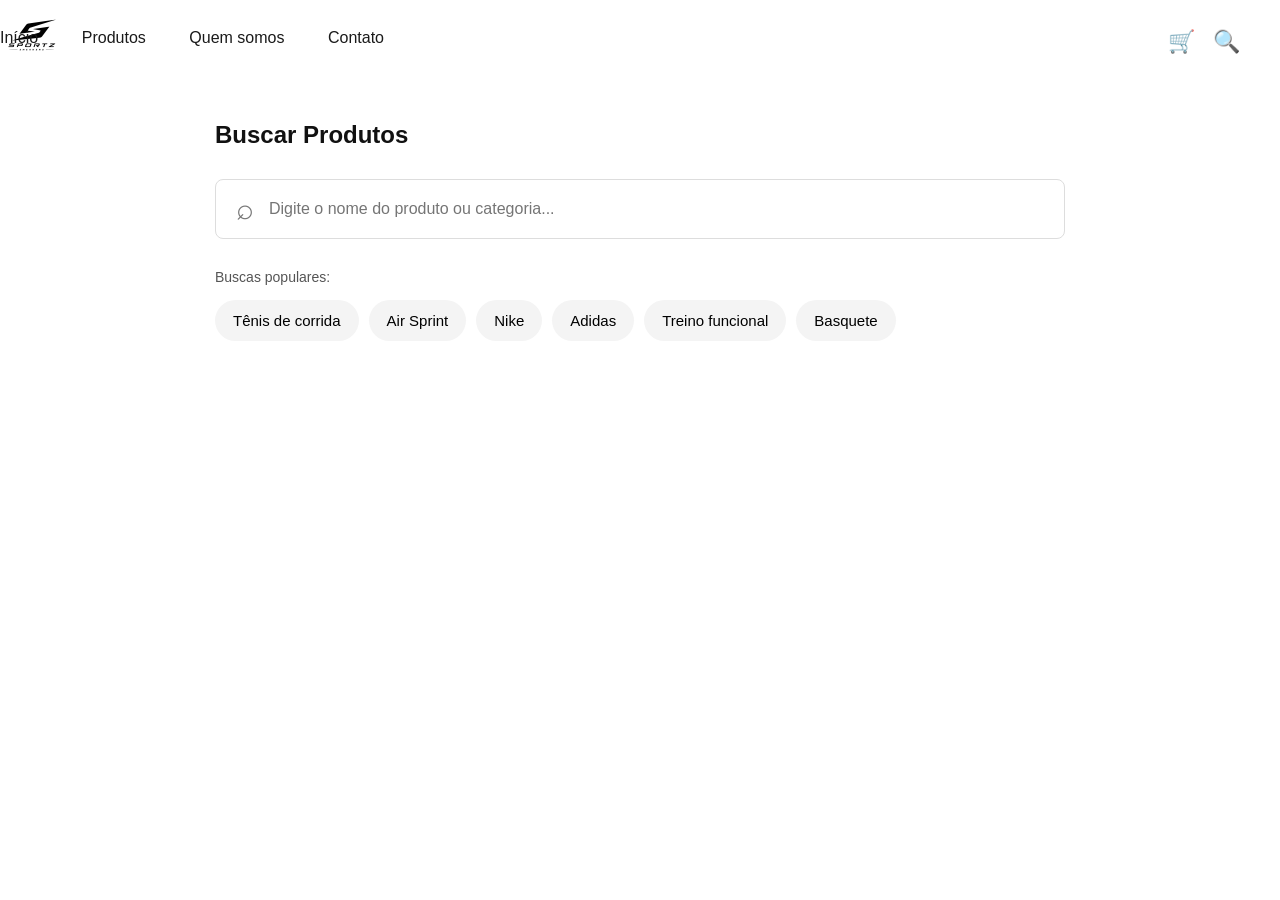
<file: busca.html>
<!DOCTYPE html>
<html lang="pt-br">

<head>

    <meta charset="UTF-8">
    <meta name="viewport" content="width=device-width, initial-scale=1.0">

    <title>Buscar Produtos - Sportz Sneakers</title>

    <link rel="stylesheet" href="busca.css">

</head>


<body>


    <header>

        <img class="logo" src="logo.png" alt="">

        <ul>
            <il><a href="index.html">Início</a></il>
            <il><a href="produtos.html">Produtos</a></il>
            <il><a href="quemsomos.html">Quem somos</a></il>
            <il><a href="contato.html">Contato</a></il>

            <div class="icones">
                <a href="carrinho.html">🛒</a>
                <a href="busca.html">🔍</a>
            </div>
        </ul>

    </header>

    <main>

        <section class="busca">

            <h1>Buscar Produtos</h1>

            <div class="barra-pesquisa">
                <span>⌕</span>
                <input 
                type="text" 
                placeholder="Digite o nome do produto ou categoria...">
            </div>

            <p>Buscas populares:</p>

            <div class="tags">
                <button>Tênis de corrida</button>
                <button>Air Sprint</button>
                <button>Nike</button>
                <button>Adidas</button>
                <button>Treino funcional</button>
                <button>Basquete</button>

            </div>

        </section>
    </main>
</body>
</html>
</file>
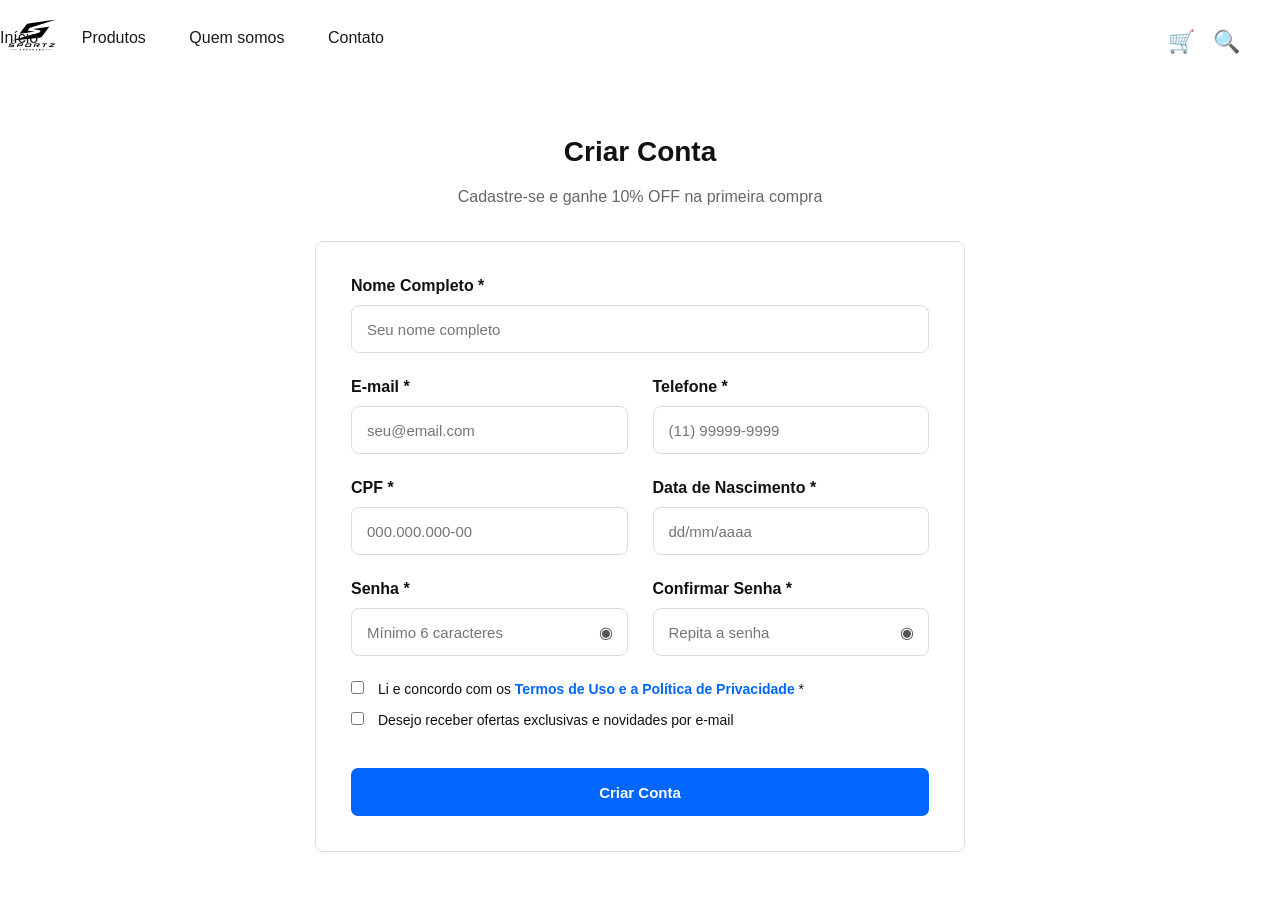
<file: cadastro.html>
<!DOCTYPE html>
<html lang="pt-br">

<head>

    <meta charset="UTF-8">
    <meta name="viewport" content="width=device-width, initial-scale=1.0">

    <title>Criar Conta - Sportz Sneakers</title>

    <link rel="stylesheet" href="cadastro.css">

</head>


<body>

    <header>

        <img class="logo" src="logo.png" alt="">

        <ul>
            <il><a href="index.html">Início</a></il>
            <il><a href="produtos.html">Produtos</a></il>
            <il><a href="quemsomos.html">Quem somos</a></il>
            <il><a href="contato.html">Contato</a></il>
            
            <div class="icones">
                <a href="carrinho.html">🛒</a>
                <a href="busca.html">🔍</a>
            </div>
        </ul>

    </header>

    <section class="titulo">

        <h1>
            Criar Conta
        </h1>

        <p>
            Cadastre-se e ganhe 10% OFF na primeira compra
        </p>

    </section>


    <section class="formulario">

        <form>

            <label>
                Nome Completo *
            </label>

            <input 
            type="text"
            placeholder="Seu nome completo">


            <div class="grid">

                <div>

                    <label>
                        E-mail *
                    </label>

                    <input
                    type="email"
                    placeholder="seu@email.com">

                </div>


                <div>

                    <label>
                        Telefone *
                    </label>

                    <input
                    type="text"
                    placeholder="(11) 99999-9999">

                </div>


                <div>

                    <label>
                        CPF *
                    </label>

                    <input
                    type="text"
                    placeholder="000.000.000-00">

                </div>


                <div>

                    <label>
                        Data de Nascimento *
                    </label>

                    <input
                    type="text"
                    placeholder="dd/mm/aaaa">

                </div>


                <div>

                    <label>
                        Senha *
                    </label>


                    <div class="senha">

                        <input
                        type="password"
                        placeholder="Mínimo 6 caracteres">

                        <span>
                            ◉
                        </span>
                    </div>
                </div>


                <div>

                    <label>
                        Confirmar Senha *
                    </label>

                    <div class="senha">

                        <input
                        type="password"
                        placeholder="Repita a senha">

                        <span>
                            ◉
                        </span>
                    </div>
                </div>
            </div>

            <div class="check">


                <label>

                    <input type="checkbox">

                    Li e concordo com os 
                    <a href="#">
                        Termos de Uso e a Política de Privacidade
                    </a> *

                </label>






                <label>

                    <input type="checkbox">

                    Desejo receber ofertas exclusivas e novidades por e-mail

                </label>


            </div>


            <button>
                Criar Conta
            </button>
        </form>
    </section>
</body>
</html>
</file>
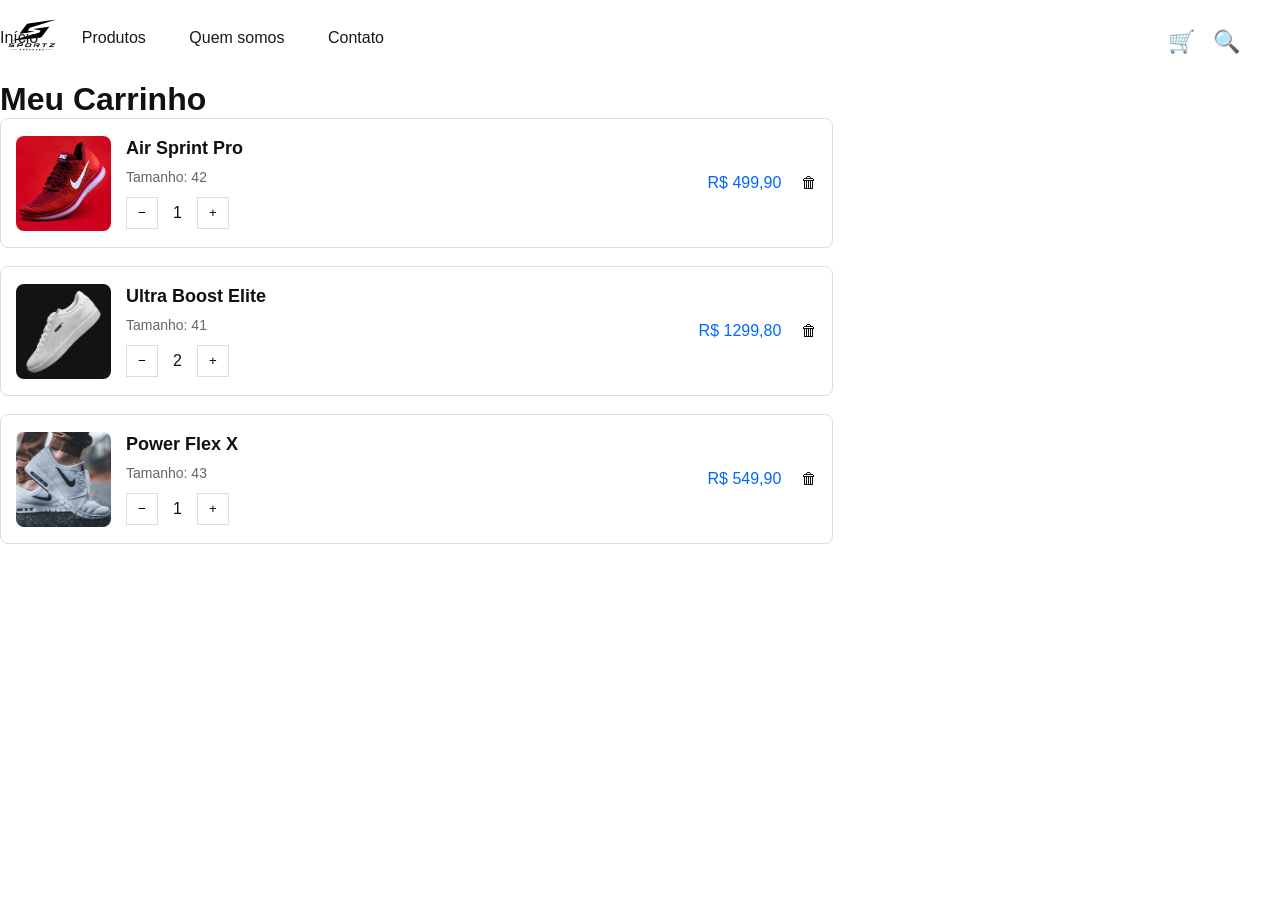
<file: carrinho.html>
<!DOCTYPE html>
<html lang="pt-br">

<head>

    <meta charset="UTF-8">
    <meta name="viewport" content="width=device-width, initial-scale=1.0">

    <title>Meu Carrinho</title>

    <link rel="stylesheet" href="carrinho.css">

</head>

<body>

    <header>

        <img class="logo" src="logo.png" alt="">

        <ul>
            <il><a href="index.html">Início</a></il>
            <il><a href="produtos.html">Produtos</a></il>
            <il><a href="quemsomos.html">Quem somos</a></il>
            <il><a href="contato.html">Contato</a></il>
            
            <div class="icones">
                <a href="carrinho.html">🛒</a>
                <a href="busca.html">🔍</a>
            </div>
        </ul>

    </header>


    <main>

        <h1>
            Meu Carrinho
        </h1>


        <section class="area">


            <div class="produtos">


                <div class="item">

                    <img src="tenisvermelho.jpg">

                    <div class="info">

                        <h2>
                            Air Sprint Pro
                        </h2>

                        <p>
                            Tamanho: 42
                        </p>


                        <div class="quantidade">

                            <button>
                                −
                            </button>

                            <span>
                                1
                            </span>

                            <button>
                                +
                            </button>

                        </div>

                    </div>

                    <div class="preco">

                        R$ 499,90

                    </div>

                    <div class="lixeira">

                        🗑

                    </div>

                </div>


                <div class="item">

                    <img src="tenispuma.jpg">

                    <div class="info">

                        <h2>
                            Ultra Boost Elite
                        </h2>

                        <p>
                            Tamanho: 41
                        </p>

                        <div class="quantidade">

                            <button>
                                −
                            </button>

                            <span>
                                2
                            </span>

                            <button>
                                +
                            </button>

                        </div>

                    </div>


                    <div class="preco">
                        R$ 1299,80
                    </div>

                    <div class="lixeira">
                        🗑
                    </div>

                </div>


                <div class="item">

                    <img src="tenisbranconike.jpg">

                    <div class="info">

                        <h2>
                            Power Flex X
                        </h2>

                        <p>
                            Tamanho: 43
                        </p>

                        <div class="quantidade">

                            <button>
                                −
                            </button>

                            <span>
                                1
                            </span>

                            <button>
                                +
                            </button>

                        </div>

                    </div>

                    <div class="preco">
                        R$ 549,90
                    </div>

                    <div class="lixeira">
                        🗑
                    </div>

                </div>

            </div>

        </section>
    </body>
</html>
</file>
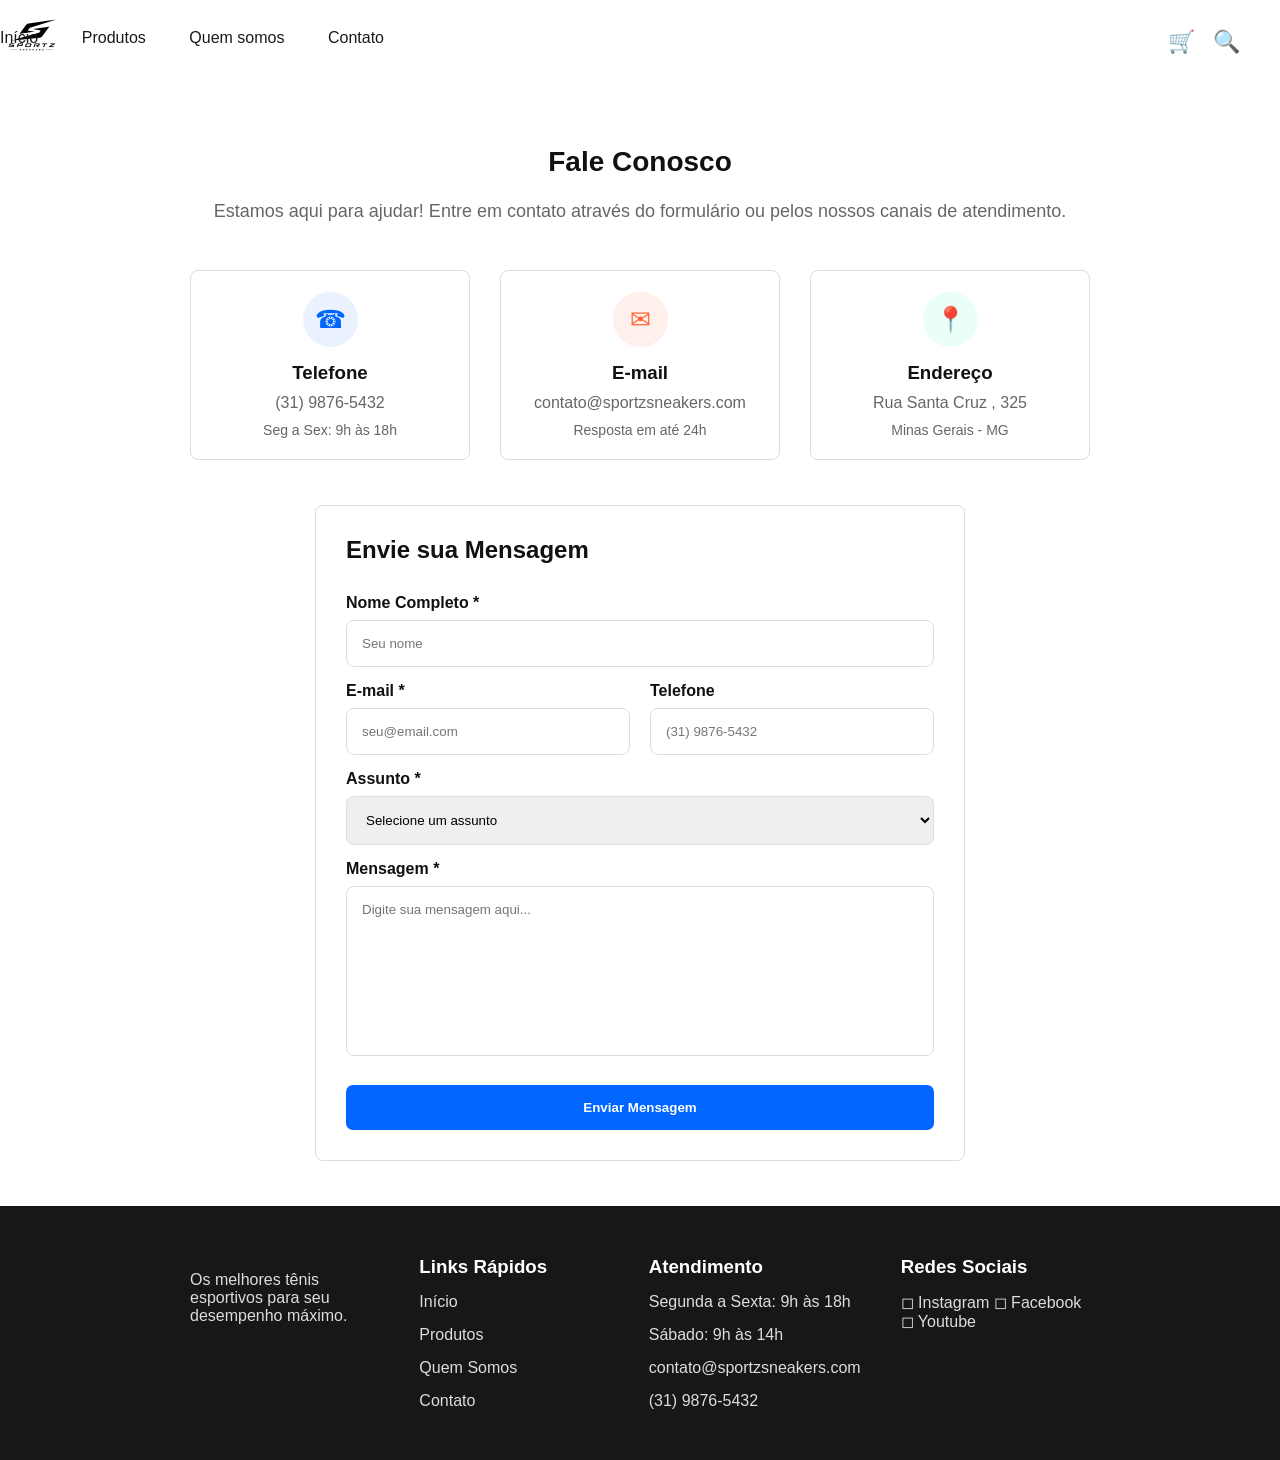
<file: contato.html>
<!DOCTYPE html>
<html lang="pt-br">

<head>

    <meta charset="UTF-8">
    <meta name="viewport" content="width=device-width, initial-scale=1.0">

    <title>Contato - Sportz Sneakers</title>

    <link rel="stylesheet" href="contato.css">

</head>


<body>

    <header>

        <img class="logo" src="logo.png" alt="">

        <ul>
            <il><a href="index.html">Início</a></il>
            <il><a href="produtos.html">Produtos</a></il>
            <il><a href="quemsomos.html">Quem somos</a></il>
            <il><a href="contato.html">Contato</a></il>
            
            <div class="icones">
                <a href="carrinho.html">🛒</a>
                <a href="busca.html">🔍</a>
            </div>
        </ul>
    </header>


    <section class="titulo">

        <h1>
            Fale Conosco
        </h1>

        <p>
            Estamos aqui para ajudar! Entre em contato através do formulário
            ou pelos nossos canais de atendimento.
        </p>
    </section>


    <section class="informacoes">
        <div class="card">

            <div class="icone">
                ☎
            </div>

            <h3>
                Telefone
            </h3>

            <p>(31) 9876-5432</p>

            <span>
                Seg a Sex: 9h às 18h
            </span>
        </div>


        <div class="card">

            <div class="icone email">
                ✉
            </div>

            <h3>
                E-mail
            </h3>

            <p>
                contato@sportzsneakers.com
            </p>

            <span>
                Resposta em até 24h
            </span>

        </div>


        <div class="card">

            <div class="icone local">
                📍
            </div>

            <h3>
                Endereço
            </h3>

            <p>
                Rua Santa Cruz , 325
            </p>

            <span>
                Minas Gerais - MG
            </span>

        </div>
    </section>


    <section class="formulario">

        <h2>
            Envie sua Mensagem
        </h2>

        <label>
            Nome Completo *
        </label>

        <input 
        type="text"
        placeholder="Seu nome">

        <div class="duplo">
            <div>

                <label>
                    E-mail *
                </label>

                <input 
                type="email"
                placeholder="seu@email.com">

            </div>

            <div>

                <label>
                    Telefone
                </label>

                <input
                type="text"
                placeholder="(31) 9876-5432">

            </div>

        </div>

        <label>
            Assunto *
        </label>

        <select>
            <option>
                Selecione um assunto
            </option>

            <option>
                Dúvida
            </option>

            <option>
                Pedido
            </option>

            <option>
                Troca
            </option>

        </select>

        <label>
            Mensagem *
        </label>

        <textarea placeholder="Digite sua mensagem aqui..."></textarea>

        <button>Enviar Mensagem</button>

    </section>

    


    <footer>

        <div>

            <p>
                Os melhores tênis esportivos para seu desempenho máximo.
            </p>

        </div>

        <div>

            <h3>
                Links Rápidos
            </h3>

            <p>Início</p>
            <p>Produtos</p>
            <p>Quem Somos</p>
            <p>Contato</p>
        </div>

        <div>

            <h3>
                Atendimento
            </h3>

            <p>Segunda a Sexta: 9h às 18h</p>
            <p>Sábado: 9h às 14h</p>
            <p>contato@sportzsneakers.com</p>
            <p>(31) 9876-5432</p>

        </div>

        <div>

            <h3>
                Redes Sociais
            </h3>

            <p>
                ◻ Instagram
                ◻ Facebook
                ◻ Youtube
            </p>

        </div>
    </footer>

</body>
</html>
</file>
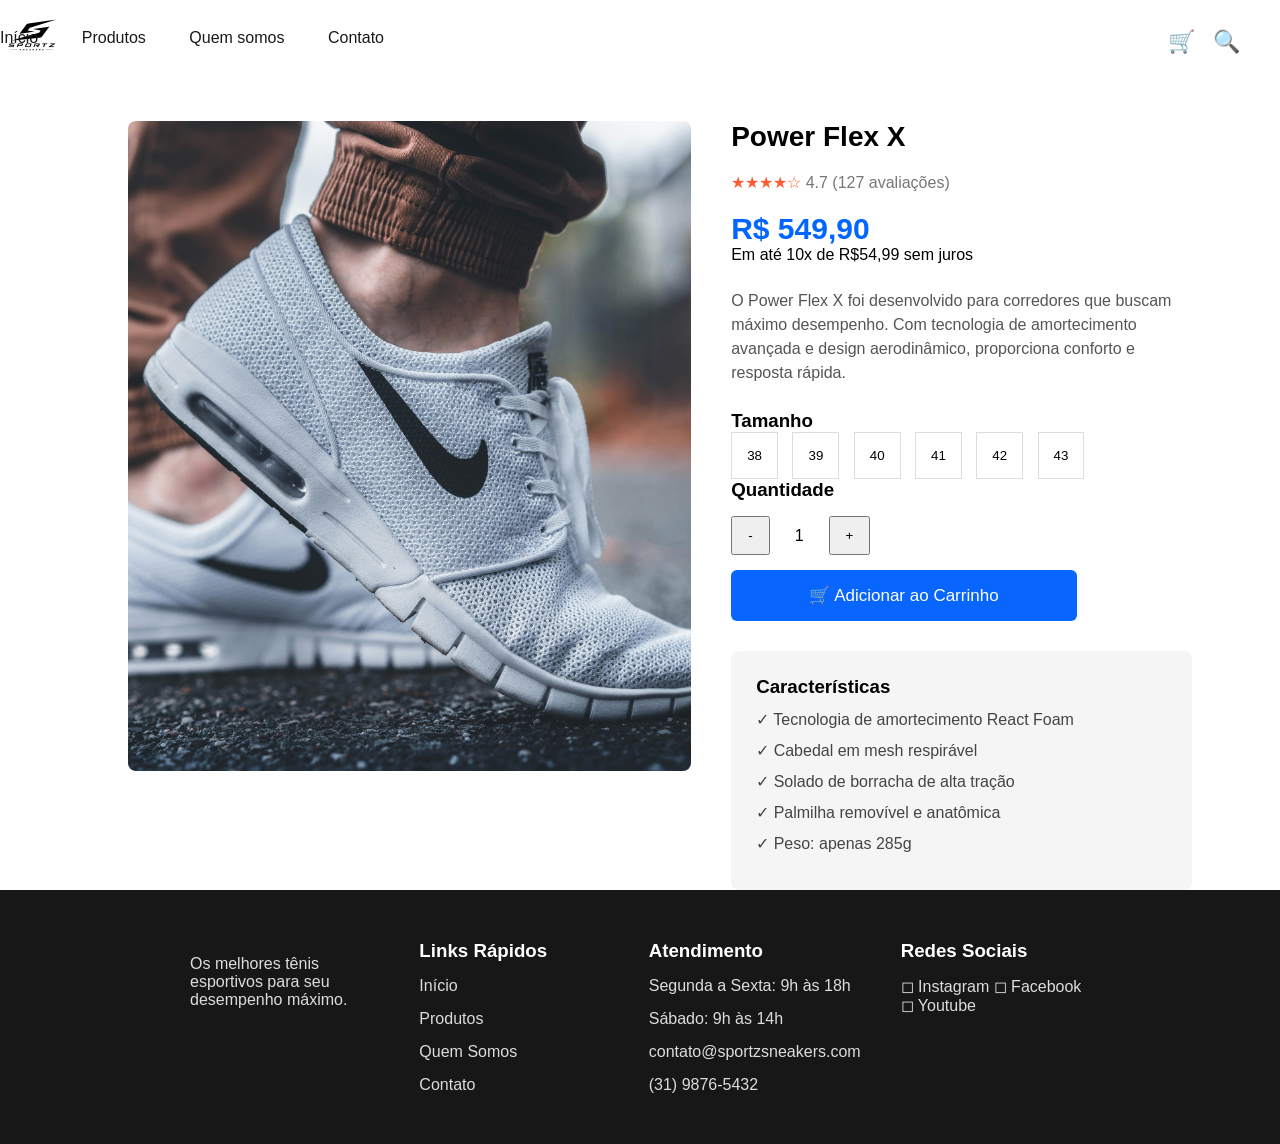
<file: tenisbranconike.html>
<!DOCTYPE html>
<html lang="pt-br">

<head>

    <meta charset="UTF-8">
    <meta name="viewport" content="width=device-width, initial-scale=1.0">

    <title>Power Flex X</title>

    <link rel="stylesheet" href="tenisbranconike.css">

</head>

<body>

    <header>

        <img class="logo" src="logo.png" alt="">

        <ul>
            <li><a href="index.html">Início</a></li>
            <li><a href="produtos.html">Produtos</a></li>
            <li><a href="quemsomos.html">Quem somos</a></li>
            <li><a href="contato.html">Contato</a></li>
            
            <div class="icones">
                <a href="carrinho.html">🛒</a>
                <a href="busca.html">🔍</a>
            </div>
        </ul>

    </header>

    <main>

        <div class="produto">

            <div class="imagem-produto">

                <img src="tenisbranconike.jpg" alt="Tênis">

            </div>


            <div class="informacoes">

                <h1>Power Flex X</h1>

                <div class="avaliacao">
                    ★★★★☆
                    <span>4.7 (127 avaliações)</span>
                </div>

                <h2>R$ 549,90</h2>

                <p>
                    Em até 10x de R$54,99 sem juros
                </p>


                <p class="descricao">

                    O Power Flex X foi desenvolvido para corredores
                    que buscam máximo desempenho. Com tecnologia
                    de amortecimento avançada e design aerodinâmico,
                    proporciona conforto e resposta rápida.

                </p>


                <h3>Tamanho</h3>


                <div class="tamanhos">

                    <button>38</button>
                    <button>39</button>
                    <button>40</button>
                    <button>41</button>
                    <button>42</button>
                    <button>43</button>

                </div>


                <h3>Quantidade</h3>


                <div class="quantidade">

                    <button>-</button>
                    <span>1</span>
                    <button>+</button>

                </div>


                <button class="carrinho">
                    🛒 Adicionar ao Carrinho
                </button>


                <div class="caracteristicas">

                    <h3>Características</h3>

                    <p>✓ Tecnologia de amortecimento React Foam</p>

                    <p>✓ Cabedal em mesh respirável</p>

                    <p>✓ Solado de borracha de alta tração</p>

                    <p>✓ Palmilha removível e anatômica</p>

                    <p>✓ Peso: apenas 285g</p>

                </div>

            </div>

        </div>

    </main>


    <footer>
        <div>

            <p>
                Os melhores tênis esportivos para seu desempenho máximo.
            </p>

        </div>

        <div>

            <h3>
                Links Rápidos
            </h3>

            <p>Início</p>
            <p>Produtos</p>
            <p>Quem Somos</p>
            <p>Contato</p>

        </div>

        <div>

            <h3>
                Atendimento
            </h3>

            <p>Segunda a Sexta: 9h às 18h</p>
            <p>Sábado: 9h às 14h</p>
            <p>contato@sportzsneakers.com</p>
            <p>(31) 9876-5432</p>

        </div>

        <div>
            <h3>
                Redes Sociais
            </h3>

            <p>
                ◻ Instagram
                ◻ Facebook
                ◻ Youtube
            </p>

        </div>
    </footer>

</body>
</html>
</file>
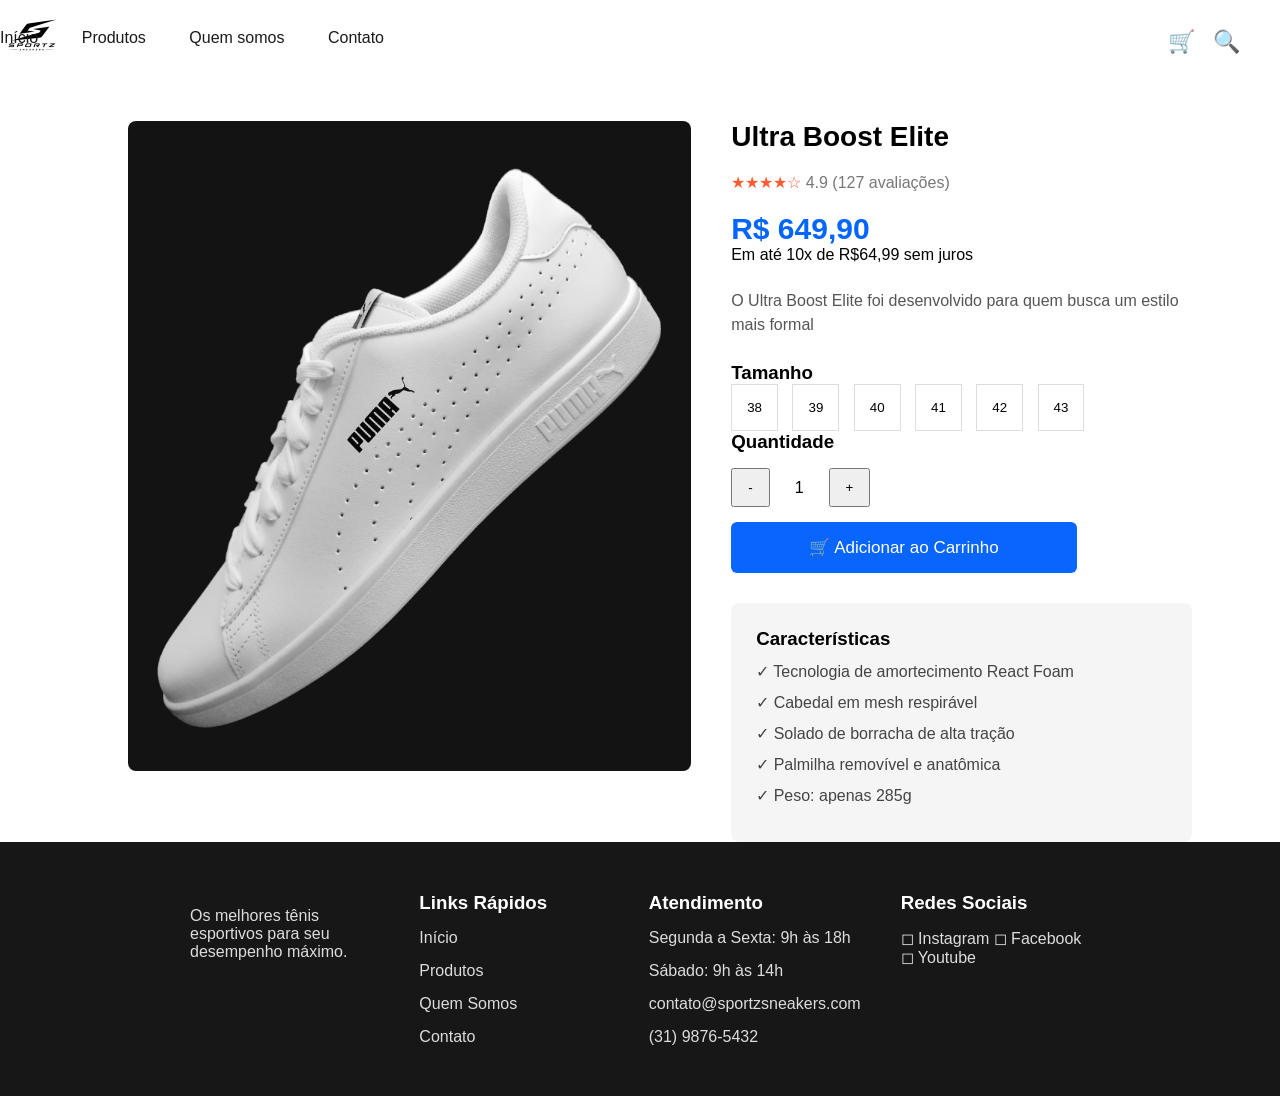
<file: tenispuma.html>
<!DOCTYPE html>
<html lang="pt-br">

<head>

    <meta charset="UTF-8">
    <meta name="viewport" content="width=device-width, initial-scale=1.0">

    <title>Ultra Boost Elite</title>

    <link rel="stylesheet" href="tenispuma.css">

</head>

<body>

    <header>

        <img class="logo" src="logo.png" alt="">

        <ul>
            <li><a href="index.html">Início</a></li>
            <li><a href="produtos.html">Produtos</a></li>
            <li><a href="quemsomos.html">Quem somos</a></li>
            <li><a href="contato.html">Contato</a></li>
            
            <div class="icones">
                <a href="carrinho.html">🛒</a>
                <a href="busca.html">🔍</a>
            </div>
        </ul>

    </header>

    <main>

        <div class="produto">

            <div class="imagem-produto">

                <img src="tenispuma.jpg" alt="Tênis">

            </div>


            <div class="informacoes">

                <h1>Ultra Boost Elite</h1>

                <div class="avaliacao">
                    ★★★★☆
                    <span>4.9 (127 avaliações)</span>
                </div>

                <h2>R$ 649,90</h2>

                <p>
                    Em até 10x de R$64,99 sem juros
                </p>


                <p class="descricao">

                    O Ultra Boost Elite foi desenvolvido para quem busca um estilo mais formal

                </p>


                <h3>Tamanho</h3>


                <div class="tamanhos">

                    <button>38</button>
                    <button>39</button>
                    <button>40</button>
                    <button>41</button>
                    <button>42</button>
                    <button>43</button>

                </div>


                <h3>Quantidade</h3>


                <div class="quantidade">

                    <button>-</button>
                    <span>1</span>
                    <button>+</button>

                </div>


                <button class="carrinho">
                    🛒 Adicionar ao Carrinho
                </button>


                <div class="caracteristicas">

                    <h3>Características</h3>

                    <p>✓ Tecnologia de amortecimento React Foam</p>

                    <p>✓ Cabedal em mesh respirável</p>

                    <p>✓ Solado de borracha de alta tração</p>

                    <p>✓ Palmilha removível e anatômica</p>

                    <p>✓ Peso: apenas 285g</p>

                </div>

            </div>

        </div>

    </main>


    <footer>
        <div>

            <p>
                Os melhores tênis esportivos para seu desempenho máximo.
            </p>

        </div>

        <div>

            <h3>
                Links Rápidos
            </h3>

            <p>Início</p>
            <p>Produtos</p>
            <p>Quem Somos</p>
            <p>Contato</p>

        </div>

        <div>

            <h3>
                Atendimento
            </h3>

            <p>Segunda a Sexta: 9h às 18h</p>
            <p>Sábado: 9h às 14h</p>
            <p>contato@sportzsneakers.com</p>
            <p>(31) 9876-5432</p>

        </div>

        <div>
            <h3>
                Redes Sociais
            </h3>

            <p>
                ◻ Instagram
                ◻ Facebook
                ◻ Youtube
            </p>

        </div>
    </footer>

</body>
</html>
</file>
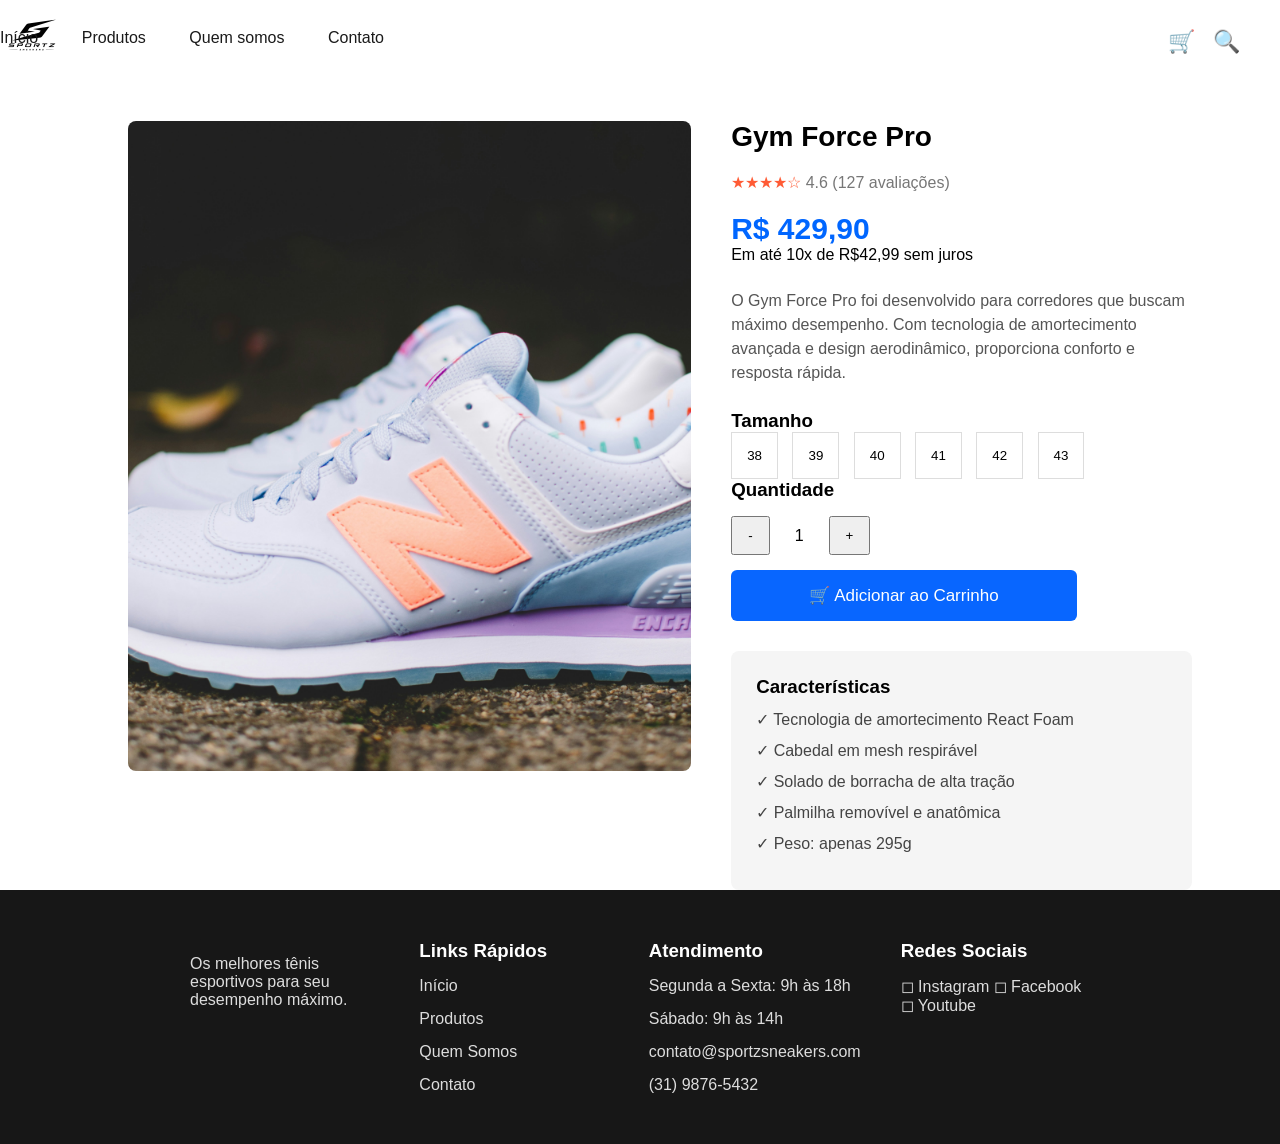
<file: tenisrosaN.html>
<!DOCTYPE html>
<html lang="pt-br">

<head>

    <meta charset="UTF-8">
    <meta name="viewport" content="width=device-width, initial-scale=1.0">

    <title>Gym Force Pro</title>

    <link rel="stylesheet" href="tenisrosaN.css">

</head>

<body>

    <header>

        <img class="logo" src="logo.png" alt="">

        <ul>
            <li><a href="index.html">Início</a></li>
            <li><a href="produtos.html">Produtos</a></li>
            <li><a href="quemsomos.html">Quem somos</a></li>
            <li><a href="contato.html">Contato</a></li>
            
            <div class="icones">
                <a href="carrinho.html">🛒</a>
                <a href="busca.html">🔍</a>
            </div>
        </ul>

    </header>

    <main>

        <div class="produto">

            <div class="imagem-produto">

                <img src="tenisrosaN.jpg" alt="Tênis">

            </div>


            <div class="informacoes">

                <h1>Gym Force Pro</h1>

                <div class="avaliacao">
                    ★★★★☆
                    <span>4.6 (127 avaliações)</span>
                </div>

                <h2>R$ 429,90</h2>

                <p>
                    Em até 10x de R$42,99 sem juros
                </p>


                <p class="descricao">

                    O Gym Force Pro foi desenvolvido para corredores
                    que buscam máximo desempenho. Com tecnologia
                    de amortecimento avançada e design aerodinâmico,
                    proporciona conforto e resposta rápida.

                </p>


                <h3>Tamanho</h3>


                <div class="tamanhos">

                    <button>38</button>
                    <button>39</button>
                    <button>40</button>
                    <button>41</button>
                    <button>42</button>
                    <button>43</button>

                </div>


                <h3>Quantidade</h3>


                <div class="quantidade">

                    <button>-</button>
                    <span>1</span>
                    <button>+</button>

                </div>


                <button class="carrinho">
                    🛒 Adicionar ao Carrinho
                </button>


                <div class="caracteristicas">

                    <h3>Características</h3>

                    <p>✓ Tecnologia de amortecimento React Foam</p>

                    <p>✓ Cabedal em mesh respirável</p>

                    <p>✓ Solado de borracha de alta tração</p>

                    <p>✓ Palmilha removível e anatômica</p>

                    <p>✓ Peso: apenas 295g</p>

                </div>

            </div>

        </div>

    </main>


    <footer>
        <div>

            <p>
                Os melhores tênis esportivos para seu desempenho máximo.
            </p>

        </div>

        <div>

            <h3>
                Links Rápidos
            </h3>

            <p>Início</p>
            <p>Produtos</p>
            <p>Quem Somos</p>
            <p>Contato</p>

        </div>

        <div>

            <h3>
                Atendimento
            </h3>

            <p>Segunda a Sexta: 9h às 18h</p>
            <p>Sábado: 9h às 14h</p>
            <p>contato@sportzsneakers.com</p>
            <p>(31) 9876-5432</p>

        </div>

        <div>
            <h3>
                Redes Sociais
            </h3>

            <p>
                ◻ Instagram
                ◻ Facebook
                ◻ Youtube
            </p>

        </div>
    </footer>

</body>
</html>
</file>
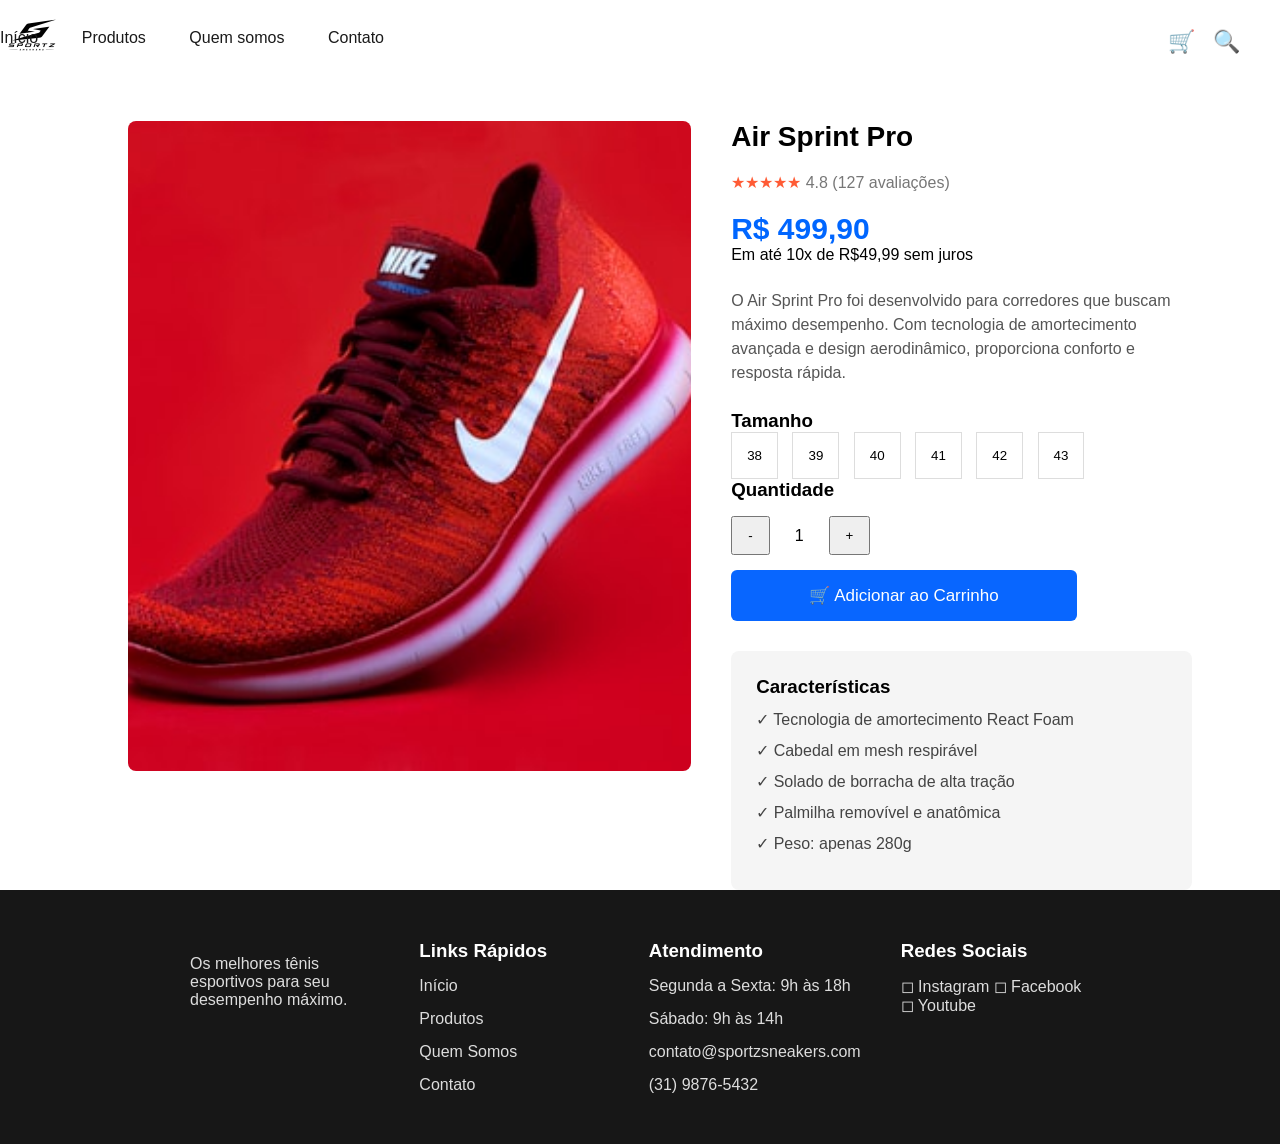
<file: tenisvermelho.html>
<!DOCTYPE html>
<html lang="pt-br">

<head>

    <meta charset="UTF-8">
    <meta name="viewport" content="width=device-width, initial-scale=1.0">

    <title>Air Sprint Pro</title>

    <link rel="stylesheet" href="tenisvermelho.css">

</head>

<body>

    <header>

        <img class="logo" src="logo.png" alt="">

        <ul>
            <li><a href="index.html">Início</a></li>
            <li><a href="produtos.html">Produtos</a></li>
            <li><a href="quemsomos.html">Quem somos</a></li>
            <li><a href="contato.html">Contato</a></li>
            
            <div class="icones">
                <a href="carrinho.html">🛒</a>
                <a href="busca.html">🔍</a>
            </div>
        </ul>

    </header>

    <main>

        <div class="produto">

            <div class="imagem-produto">

                <img src="tenisvermelho.jpg" alt="Tênis">

            </div>


            <div class="informacoes">

                <h1>Air Sprint Pro</h1>

                <div class="avaliacao">
                    ★★★★★ 
                    <span>4.8 (127 avaliações)</span>
                </div>

                <h2>R$ 499,90</h2>

                <p>
                    Em até 10x de R$49,99 sem juros
                </p>


                <p class="descricao">

                    O Air Sprint Pro foi desenvolvido para corredores
                    que buscam máximo desempenho. Com tecnologia
                    de amortecimento avançada e design aerodinâmico,
                    proporciona conforto e resposta rápida.

                </p>


                <h3>Tamanho</h3>


                <div class="tamanhos">

                    <button>38</button>
                    <button>39</button>
                    <button>40</button>
                    <button>41</button>
                    <button>42</button>
                    <button>43</button>

                </div>


                <h3>Quantidade</h3>


                <div class="quantidade">

                    <button>-</button>
                    <span>1</span>
                    <button>+</button>

                </div>


                <button class="carrinho">
                    🛒 Adicionar ao Carrinho
                </button>


                <div class="caracteristicas">

                    <h3>Características</h3>

                    <p>✓ Tecnologia de amortecimento React Foam</p>

                    <p>✓ Cabedal em mesh respirável</p>

                    <p>✓ Solado de borracha de alta tração</p>

                    <p>✓ Palmilha removível e anatômica</p>

                    <p>✓ Peso: apenas 280g</p>

                </div>

            </div>

        </div>

    </main>


    <footer>
        <div>

            <p>
                Os melhores tênis esportivos para seu desempenho máximo.
            </p>

        </div>

        <div>

            <h3>
                Links Rápidos
            </h3>

            <p>Início</p>
            <p>Produtos</p>
            <p>Quem Somos</p>
            <p>Contato</p>

        </div>

        <div>

            <h3>
                Atendimento
            </h3>

            <p>Segunda a Sexta: 9h às 18h</p>
            <p>Sábado: 9h às 14h</p>
            <p>contato@sportzsneakers.com</p>
            <p>(31) 9876-5432</p>

        </div>

        <div>
            <h3>
                Redes Sociais
            </h3>

            <p>
                ◻ Instagram
                ◻ Facebook
                ◻ Youtube
            </p>

        </div>
    </footer>

</body>
</html>
</file>
<file: busca.css>
*{  margin:0;
    padding:0;
    box-sizing:border-box;
    font-family: Arial, Helvetica, sans-serif;
}



body{
    background:white;
    color:#111;
}



ul {list-style: none;    }
    
    header{
        height: 81px; width: 90%;
        justify-items:center ;
        position: sticky;
        top: 0;
        background-color: #ffffff;
        width: 100%;
    }
    header ul{
        display: flex;
        justify-content: space-between;
        margin-top: -48px;
        width: 30%;
        height: 100%;
    }
    
    a{ text-decoration: none;
        color: #1A1A1A;
    }
    
    .logo{
        width: 5%;
        height: 90%;
        object-fit: contain;
    }

    .icones{
        position:absolute;
        right:40px;
        display:flex;
        gap:18px;
    }
    
    .icones a{
        text-decoration:none;
        font-size:22px;
        color:black;
    }
    
    .icones a:hover{
        transform:scale(1.2);
    }



.busca{
    width:850px;
    margin:40px auto;
}

.busca h1{
    font-size:24px;
    margin-bottom:30px;
}


.barra-pesquisa{
    height:60px;
    border:1px solid #ddd;
    border-radius:8px;
    display:flex;
    align-items:center;
    padding:0 20px;
    gap:15px;
}



.barra-pesquisa span{
    font-size:30px;
    color:#777;
}



input{
    width:100%;
    border:none;
    outline:none;
    font-size:16px;
}



.busca p{
    margin-top:30px;
    color:#555;
    font-size:14px;
}



.tags{
    display:flex;
    gap:10px;
    margin-top:15px;
    flex-wrap:wrap;
}



.tags button{
    border:none;
    background:#f4f4f4;
    padding:12px 18px;
    border-radius:25px;
    font-size:15px;
    cursor:pointer;
    transition:.3s;
}

.tags button:hover{
    background:#0066ff;
    color:white;
}
</file>
<file: cadastro.css>
*{  margin:0;
    padding:0;
    box-sizing:border-box;
    font-family:Arial, Helvetica, sans-serif;
    }
    
    body{
    color:#111;
    }
    
    ul {list-style: none;    }
    
    header{
        height: 81px; width: 90%;
        justify-items:center ;
        position: sticky;
        top: 0;
        background-color: #ffffff;
        width: 100%;
    }
    header ul{
        display: flex;
        justify-content: space-between;
        margin-top: -48px;
        width: 30%;
        height: 100%;
    }
    
    a{ text-decoration: none;
        color: #1A1A1A;
    }
    
    .logo{
        width: 5%;
        height: 90%;
        object-fit: contain;
    }
    
    .icones{
        position:absolute;
        right:40px;
        display:flex;
        gap:18px;
    }
    
    .icones a{
        text-decoration:none;
        font-size:22px;
        color:black;
    }
    
    .icones a:hover{
        transform:scale(1.2);
    }

    
    
    .titulo{
    text-align:center;
    padding:55px 20px 35px;
    }
    
    .titulo h1{
    font-size:28px;
    margin-bottom:20px;
    }
    
    
    
    .titulo p{
    color:#666;
    font-size:16px;
    }
    
    .formulario{
    width:650px;
    margin:auto;
    border:1px solid #ddd;
    border-radius:8px;
    padding:35px;
    }
    
    label{
    display:block;
    font-weight:bold;
    margin-bottom:10px;
    }
    
    input{
    width:100%;
    height:48px;
    border:1px solid #ddd;
    border-radius:8px;
    padding:15px;
    font-size:15px;
    }
    
    .grid{
    display:grid;
    grid-template-columns:1fr 1fr;
    gap:25px;
    margin-top:25px;
    }
    
    .senha{
    position:relative;
    }
    
    
    
    .senha span{
    position:absolute;
    right:15px;
    top:15px;
    color:#555;
    }
    
    .check{
    margin-top:25px;
    }
    
    .check label{
    font-size:14px;
    font-weight:normal;
    margin:15px 0;
    }
    
    
    
    .check input{
    width:auto;
    height:auto;
    margin-right:10px;
    }
    
    .check a{
    color:#0066ff;
    font-weight:bold;
    text-decoration:none;
    }
    
    button{
    width:100%;
    height:48px;
    margin-top:25px;
    background:#0066ff;
    border:none;
    border-radius:7px;
    color:white;
    font-weight:bold;
    font-size:15px;
    cursor:pointer;
    transition:.3s;
    }
    
    button:hover{
    background:#004fcc;
    transform:scale(1.02);
    }
    
    .login{
    text-align:center;
    margin-top:25px;
    color:#666;
    }
    
    .login a{
    color:#0066ff;
    text-decoration:none;
    }
</file>
<file: carrinho.css>
*{  margin:0;
    padding:0;
    box-sizing:border-box;
    font-family:Arial, Helvetica, sans-serif;
    }
    
    body{
    color:#111;
    }
    
    ul {list-style: none;    }
    
    header{
        height: 81px; width: 90%;
        justify-items:center ;
        position: sticky;
        top: 0;
        background-color: #ffffff;
        width: 100%;
    }
    header ul{
        display: flex;
        justify-content: space-between;
        margin-top: -48px;
        width: 30%;
        height: 100%;
    }
    
    a{ text-decoration: none;
        color: #1A1A1A;
    }
    
    .logo{
        width: 5%;
        height: 90%;
        object-fit: contain;
    }

    .icons{
        position:absolute;
        right:190px;
        display:flex;
        gap:25px;
        font-size:25px;
    
    }
    
    .icones{
        position:absolute;
        right:40px;
        display:flex;
        gap:18px;
    }
    
    .icones a{
        text-decoration:none;
        font-size:22px;
        color:black;
    }
    
    .icones a:hover{
        transform:scale(1.2);
    }

    
    
    .area{
    display:grid;
    grid-template-columns:2fr 1fr;
    gap:30px;
    }
    

    
    .item{
    height:130px;
    border:1px solid #ddd;
    border-radius:8px;
    display:flex;
    align-items:center;
    padding:15px;
    margin-bottom:18px;
    transition:.3s;
    }
    
    
    
    .item:hover{
    box-shadow:0 8px 15px #ddd;
    }
    
    .item img{
    width:95px;
    height:95px;
    object-fit:cover;
    border-radius:8px;
    }
    
    .info{
    margin-left:15px;
    flex:1;
    }
    
    .info h2{
    font-size:18px;
    margin-bottom:10px;
    }
    
    .info p{
    color:#666;
    font-size:14px;
    }
    
    .quantidade{
    display:flex;
    gap:15px;
    margin-top:12px;
    align-items:center;
    }
    
    .quantidade button{
    width:32px;
    height:32px;
    border:1px solid #ddd;
    background:white;
    cursor:pointer;
    }
    
    .quantidade button:hover{
    background:#0066ff;
    color:white;
    }
    
    .preco{
    color:#0066ff;
    }

    .lixeira{
    margin-left:20px;
    cursor:pointer;
    }
    
    .continuar{
    color:#0066ff;
    cursor:pointer;
    }
</file>
<file: contato.css>
*{  margin:0;
    padding:0;
    box-sizing:border-box;
    font-family:Arial, Helvetica, sans-serif;
    }
    
    body{
    color:#111;}
    

    ul {list-style: none;    }
    
    header{
        height: 81px; width: 90%;
        justify-items:center ;
        position: sticky;
        top: 0;
        background-color: #ffffff;
        width: 100%;
    }

    header ul{
        display: flex;
        justify-content: space-between;
        margin-top: -48px;
        width: 30%;
        height: 100%;
    }
    
    a{ text-decoration: none;
        color: #1A1A1A;
    }
    
    .logo{
        width: 5%;
        height: 90%;
        object-fit: contain;
    }
    
    .icones{
        position:absolute;
        right:40px;
        display:flex;
        gap:18px;
    }
    
    .icones a{
        text-decoration:none;
        font-size:22px;
        color:black;
    }
    
    .icones a:hover{
        transform:scale(1.2);
    }


    .titulo{
    text-align:center;
    padding:65px 20px 45px;
    }
    
    
    .titulo h1{
    font-size:28px;
    margin-bottom:20px;
    }
    
    
    .titulo p{
    color:#666;
    font-size:18px;
    line-height:1.5;
    }
    

    
    .informacoes{
    display:grid;
    grid-template-columns:repeat(3,1fr);
    gap:30px;
    padding:0 190px;
    }
    
    .card{
    height:190px;
    border:1px solid #ddd;
    border-radius:8px;
    display:flex;
    flex-direction:column;
    align-items:center;
    justify-content:center;
    transition:.3s;
    }
   
    .card:hover{
    transform:translateY(-8px);
    box-shadow:0 8px 15px #ddd;
    }
    
    
    
    .icone{
    width:55px;
    height:55px;
    background:#eaf2ff;
    border-radius:50%;
    display:flex;
    align-items:center;
    justify-content:center;
    font-size:25px;
    color:#0066ff;
    margin-bottom:15px;
    }
    
    
    
    .email{
    background:#fff0eb;
    color:#ff6433;
    }
    
    .local{
    background:#eafff5;
    color:#00b878;
    }
    
    .card p{
    margin:10px;
    color:#666;
    }
    
    .card span{
    color:#666;
    font-size:14px;
    }
    

    
    .formulario{
    width:650px;
    margin:45px auto;
    border:1px solid #ddd;
    padding:30px;
    border-radius:8px;
    }
    
    .formulario h2{
    margin-bottom:30px;
    }

    label{
    
    display:block;
    margin:15px 0 8px;
    font-weight:bold;
    }
    

    input,
    select,
    textarea{
    width:100%;
    padding:15px;
    border:1px solid #ddd;
    border-radius:8px;
    }
    
    textarea{
    height:170px;
    resize:none;
    }
    
    .duplo{
    display:flex;
    gap:20px;
    }
    
    .duplo div{
    width:50%;
    }

    .formulario button{
    width:100%;
    margin-top:25px;
    padding:15px;
    background:#0066ff;
    border:none;
    border-radius:7px;
    color:white;
    font-weight:bold;
    cursor:pointer;
    }
    
    
    
    .formulario button:hover{
    background:#004fcc;
    transition:.3s;
    }
    

    

    footer{
        background:#171717;
        color:white;
        padding:50px 190px;
        display:grid;
        grid-template-columns:repeat(4,1fr);
        gap:40px;
        }
        
        footer p{
        color:#ddd;
        margin-top:15px;
        }
        
        footer h3{
        margin-bottom:15px;
        }
</file>
<file: tenisbranconike.css>
*{  margin:0;
    padding:0;
    box-sizing:border-box;
    font-family:Arial, Helvetica, sans-serif;
}

body{
background:white;
}

ul {list-style: none;    }

header{
    height: 81px; width: 90%;
    justify-items:center ;
    position: sticky;
    top: 0;
    background-color: #ffffff;
    width: 100%;
}
header ul{
    display: flex;
    justify-content: space-between;
    margin-top: -48px;
    width: 30%;
    height: 100%;
}

a{ text-decoration: none;
    color: #1A1A1A;
}

.logo{
    width: 5%;
    height: 90%;
    object-fit: contain;
}

.icones{
    position:absolute;
    right:40px;
    display:flex;
    gap:18px;
}

.icones a{
    text-decoration:none;
    font-size:22px;
    color:black;
}

.icones a:hover{
    transform:scale(1.2);
}



main{
width:80%;
margin:auto;
}

.produto{
display:grid;
grid-template-columns:55% 45%;
gap:40px;
margin-top:40px;
}

.imagem-produto > img{
width:100%;
height:650px;
object-fit:cover;
border-radius:8px;
}



.miniaturas{
display:flex;
gap:20px;
margin-top:15px;
}



.miniaturas img{
width:120px;
height:100px;
object-fit:cover;
border-radius:8px;
}

.informacoes h1{
font-size:28px;
}

.avaliacao{
color:#ff5b35;
margin:20px 0;
}



.avaliacao span{
color:#777;
}

.informacoes h2{
color:#0066ff;
font-size:30px;
}

.descricao{
margin:25px 0;
color:#555;
line-height:1.5;
}

.tamanhos button{
padding:15px;
background:white;
border:1px solid #ddd;
margin-right:10px;
cursor:pointer;
}

.quantidade{
display:flex;
gap:25px;
align-items:center;
margin:15px 0;
}

.quantidade button{
padding:10px 15px;
}

.carrinho{
width:75%;
padding:15px;
background:#0866ff;
color:white;
border:0;
border-radius:6px;
font-size:17px;
}

.caracteristicas{
background:#f5f5f5;
padding:25px;
margin-top:30px;
border-radius:8px;
}

.caracteristicas p{
margin:12px 0;
color:#444;
}

.titulo{
margin:80px 0 30px;
}

.grid-produtos{
display:grid;
grid-template-columns:repeat(4,1fr);
gap:25px;
}

.card{
border:1px solid #ddd;
border-radius:8px;
overflow:hidden;
}

.card img{
width:100%;
height:200px;
object-fit:cover;
}

.card h3{
padding:15px;
}

.card p{
padding:0 15px 20px;
color:#0066ff;
}

footer{
background:#171717;
color:white;
padding:50px 190px;
display:grid;
grid-template-columns:repeat(4,1fr);
gap:40px;
}

footer p{
color:#ddd;
margin-top:15px;
}

footer h3{
margin-bottom:15px;
}
</file>
<file: tenispuma.css>
*{  margin:0;
    padding:0;
    box-sizing:border-box;
    font-family:Arial, Helvetica, sans-serif;
}

body{
background:white;
}

ul {list-style: none;    }

header{
    height: 81px; width: 90%;
    justify-items:center ;
    position: sticky;
    top: 0;
    background-color: #ffffff;
    width: 100%;
}
header ul{
    display: flex;
    justify-content: space-between;
    margin-top: -48px;
    width: 30%;
    height: 100%;
}

a{ text-decoration: none;
    color: #1A1A1A;
}

.logo{
    width: 5%;
    height: 90%;
    object-fit: contain;
}

.icones{
    position:absolute;
    right:40px;
    display:flex;
    gap:18px;
}

.icones a{
    text-decoration:none;
    font-size:22px;
    color:black;
}

.icones a:hover{
    transform:scale(1.2);
}



main{
width:80%;
margin:auto;
}

.produto{
display:grid;
grid-template-columns:55% 45%;
gap:40px;
margin-top:40px;
}

.imagem-produto > img{
width:100%;
height:650px;
object-fit:cover;
border-radius:8px;
}



.miniaturas{
display:flex;
gap:20px;
margin-top:15px;
}



.miniaturas img{
width:120px;
height:100px;
object-fit:cover;
border-radius:8px;
}

.informacoes h1{
font-size:28px;
}

.avaliacao{
color:#ff5b35;
margin:20px 0;
}



.avaliacao span{
color:#777;
}

.informacoes h2{
color:#0066ff;
font-size:30px;
}

.descricao{
margin:25px 0;
color:#555;
line-height:1.5;
}

.tamanhos button{
padding:15px;
background:white;
border:1px solid #ddd;
margin-right:10px;
cursor:pointer;
}

.quantidade{
display:flex;
gap:25px;
align-items:center;
margin:15px 0;
}

.quantidade button{
padding:10px 15px;
}

.carrinho{
width:75%;
padding:15px;
background:#0866ff;
color:white;
border:0;
border-radius:6px;
font-size:17px;
}

.caracteristicas{
background:#f5f5f5;
padding:25px;
margin-top:30px;
border-radius:8px;
}

.caracteristicas p{
margin:12px 0;
color:#444;
}

.titulo{
margin:80px 0 30px;
}

.grid-produtos{
display:grid;
grid-template-columns:repeat(4,1fr);
gap:25px;
}

.card{
border:1px solid #ddd;
border-radius:8px;
overflow:hidden;
}

.card img{
width:100%;
height:200px;
object-fit:cover;
}

.card h3{
padding:15px;
}

.card p{
padding:0 15px 20px;
color:#0066ff;
}

footer{
background:#171717;
color:white;
padding:50px 190px;
display:grid;
grid-template-columns:repeat(4,1fr);
gap:40px;
}

footer p{
color:#ddd;
margin-top:15px;
}

footer h3{
margin-bottom:15px;
}
</file>
<file: tenisrosaN.css>
*{  margin:0;
    padding:0;
    box-sizing:border-box;
    font-family:Arial, Helvetica, sans-serif;
}

body{
background:white;
}

ul {list-style: none;    }

header{
    height: 81px; width: 90%;
    justify-items:center ;
    position: sticky;
    top: 0;
    background-color: #ffffff;
    width: 100%;
}
header ul{
    display: flex;
    justify-content: space-between;
    margin-top: -48px;
    width: 30%;
    height: 100%;
}

a{ text-decoration: none;
    color: #1A1A1A;
}

.logo{
    width: 5%;
    height: 90%;
    object-fit: contain;
}

.icones{
    position:absolute;
    right:40px;
    display:flex;
    gap:18px;
}

.icones a{
    text-decoration:none;
    font-size:22px;
    color:black;
}

.icones a:hover{
    transform:scale(1.2);
}



main{
width:80%;
margin:auto;
}

.produto{
display:grid;
grid-template-columns:55% 45%;
gap:40px;
margin-top:40px;
}

.imagem-produto > img{
width:100%;
height:650px;
object-fit:cover;
border-radius:8px;
}



.miniaturas{
display:flex;
gap:20px;
margin-top:15px;
}



.miniaturas img{
width:120px;
height:100px;
object-fit:cover;
border-radius:8px;
}

.informacoes h1{
font-size:28px;
}

.avaliacao{
color:#ff5b35;
margin:20px 0;
}



.avaliacao span{
color:#777;
}

.informacoes h2{
color:#0066ff;
font-size:30px;
}

.descricao{
margin:25px 0;
color:#555;
line-height:1.5;
}

.tamanhos button{
padding:15px;
background:white;
border:1px solid #ddd;
margin-right:10px;
cursor:pointer;
}

.quantidade{
display:flex;
gap:25px;
align-items:center;
margin:15px 0;
}

.quantidade button{
padding:10px 15px;
}

.carrinho{
width:75%;
padding:15px;
background:#0866ff;
color:white;
border:0;
border-radius:6px;
font-size:17px;
}

.caracteristicas{
background:#f5f5f5;
padding:25px;
margin-top:30px;
border-radius:8px;
}

.caracteristicas p{
margin:12px 0;
color:#444;
}

.titulo{
margin:80px 0 30px;
}

.grid-produtos{
display:grid;
grid-template-columns:repeat(4,1fr);
gap:25px;
}

.card{
border:1px solid #ddd;
border-radius:8px;
overflow:hidden;
}

.card img{
width:100%;
height:200px;
object-fit:cover;
}

.card h3{
padding:15px;
}

.card p{
padding:0 15px 20px;
color:#0066ff;
}

footer{
background:#171717;
color:white;
padding:50px 190px;
display:grid;
grid-template-columns:repeat(4,1fr);
gap:40px;
}

footer p{
color:#ddd;
margin-top:15px;
}

footer h3{
margin-bottom:15px;
}
</file>
<file: tenisvermelho.css>
*{  margin:0;
        padding:0;
        box-sizing:border-box;
        font-family:Arial, Helvetica, sans-serif;
    }

    body{
    background:white;
    }

    ul {list-style: none;    }
    
    header{
        height: 81px; width: 90%;
        justify-items:center ;
        position: sticky;
        top: 0;
        background-color: #ffffff;
        width: 100%;
    }
    header ul{
        display: flex;
        justify-content: space-between;
        margin-top: -48px;
        width: 30%;
        height: 100%;
    }
    
    a{ text-decoration: none;
        color: #1A1A1A;
    }
    
    .logo{
        width: 5%;
        height: 90%;
        object-fit: contain;
    }

    .icones{
        position:absolute;
        right:40px;
        display:flex;
        gap:18px;
    }
    
    .icones a{
        text-decoration:none;
        font-size:22px;
        color:black;
    }
    
    .icones a:hover{
        transform:scale(1.2);
    }



    main{
    width:80%;
    margin:auto;
    }

    .produto{
    display:grid;
    grid-template-columns:55% 45%;
    gap:40px;
    margin-top:40px;
    }

    .imagem-produto > img{
    width:100%;
    height:650px;
    object-fit:cover;
    border-radius:8px;
    }



    .miniaturas{
    display:flex;
    gap:20px;
    margin-top:15px;
    }



    .miniaturas img{
    width:120px;
    height:100px;
    object-fit:cover;
    border-radius:8px;
    }

    .informacoes h1{
    font-size:28px;
    }

    .avaliacao{
    color:#ff5b35;
    margin:20px 0;
    }



    .avaliacao span{
    color:#777;
    }

    .informacoes h2{
    color:#0066ff;
    font-size:30px;
    }

    .descricao{
    margin:25px 0;
    color:#555;
    line-height:1.5;
    }

    .tamanhos button{
    padding:15px;
    background:white;
    border:1px solid #ddd;
    margin-right:10px;
    cursor:pointer;
    }

    .quantidade{
    display:flex;
    gap:25px;
    align-items:center;
    margin:15px 0;
    }

    .quantidade button{
    padding:10px 15px;
    }

    .carrinho{
    width:75%;
    padding:15px;
    background:#0866ff;
    color:white;
    border:0;
    border-radius:6px;
    font-size:17px;
    }

    .caracteristicas{
    background:#f5f5f5;
    padding:25px;
    margin-top:30px;
    border-radius:8px;
    }

    .caracteristicas p{
    margin:12px 0;
    color:#444;
    }

    .titulo{
    margin:80px 0 30px;
    }

    .grid-produtos{
    display:grid;
    grid-template-columns:repeat(4,1fr);
    gap:25px;
    }

    .card{
    border:1px solid #ddd;
    border-radius:8px;
    overflow:hidden;
    }

    .card img{
    width:100%;
    height:200px;
    object-fit:cover;
    }

    .card h3{
    padding:15px;
    }

    .card p{
    padding:0 15px 20px;
    color:#0066ff;
    }

footer{
    background:#171717;
    color:white;
    padding:50px 190px;
    display:grid;
    grid-template-columns:repeat(4,1fr);
    gap:40px;
    }
    
    footer p{
    color:#ddd;
    margin-top:15px;
    }
    
    footer h3{
    margin-bottom:15px;
    }
</file>
